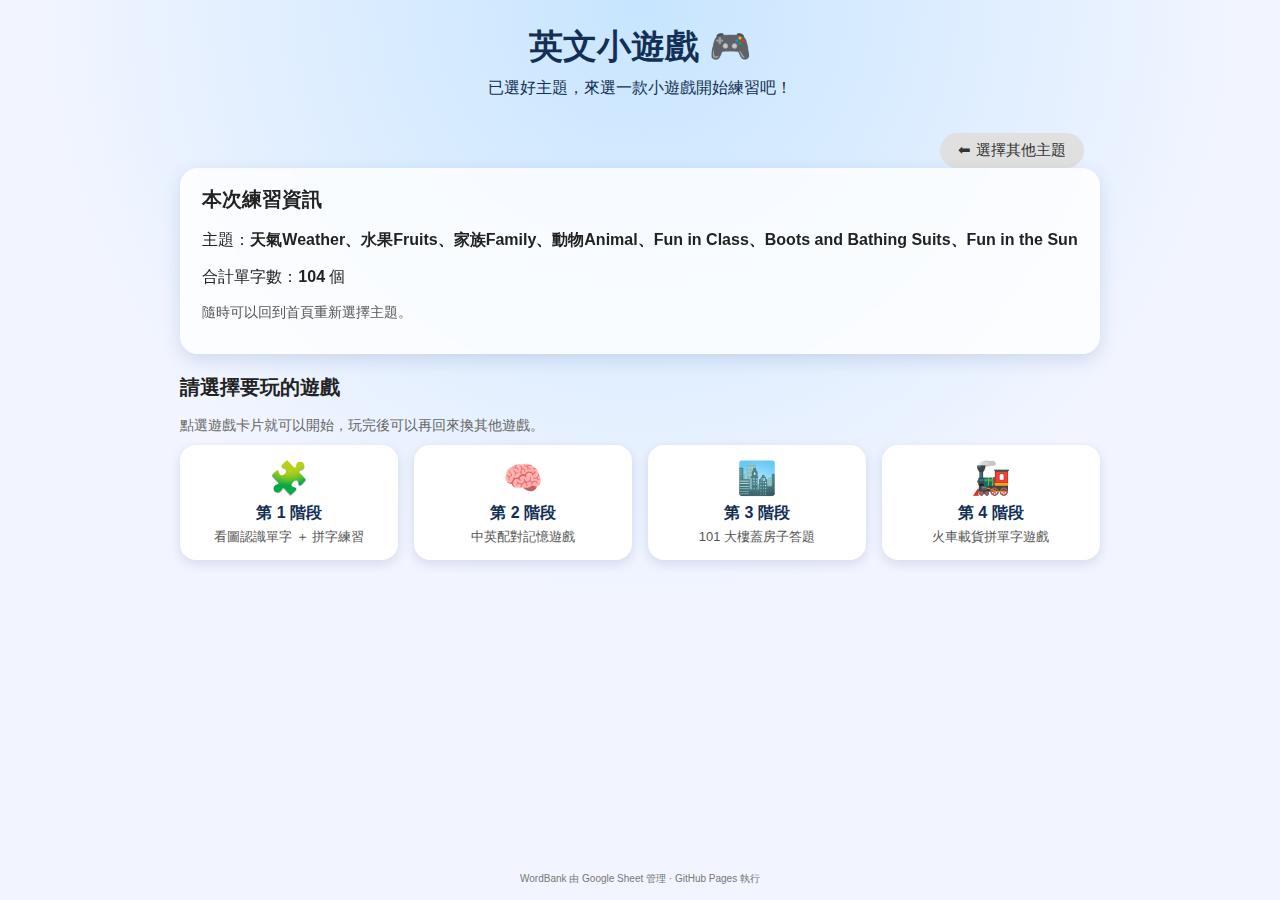
<file: game.html>
<!DOCTYPE html>
<html lang="zh-Hant">
<head>
  <meta charset="UTF-8">
  <title>英文小遊戲 - 選擇遊戲</title>
  <link rel="stylesheet" href="styles/style.css">
</head>
<body class="home-body">
  <header class="home-header">
    <h1>英文小遊戲 🎮</h1>
    <p class="home-subtitle">已選好主題，來選一款小遊戲開始練習吧！</p>
  </header>

  <main class="home-main">
    <!-- 這裡的列會跟中間內容一起置中 -->
    <div class="top-back-row">
      <button class="btn btn-secondary" onclick="window.location.href='index.html'">
        ⬅ 選擇其他主題
      </button>
    </div>

    <section class="home-intro-card">
      <h2>本次練習資訊</h2>
      <p>主題：<strong id="game-topics"></strong></p>
      <p>合計單字數：<strong id="game-word-count">0</strong> 個</p>
      <p class="home-tip">隨時可以回到首頁重新選擇主題。</p>
    </section>

    <section class="home-topic-section">
      <h2>請選擇要玩的遊戲</h2>
      <p class="home-topic-hint">點選遊戲卡片就可以開始，玩完後可以再回來換其他遊戲。</p>

      <div class="game-menu-grid">
        <a class="game-menu-card" href="stage1.html">
          <div class="game-menu-icon">🧩</div>
          <div class="game-menu-title">第 1 階段</div>
          <div class="game-menu-desc">看圖認識單字 ＋ 拼字練習</div>
        </a>

        <a class="game-menu-card" href="stage2.html">
          <div class="game-menu-icon">🧠</div>
          <div class="game-menu-title">第 2 階段</div>
          <div class="game-menu-desc">中英配對記憶遊戲</div>
        </a>

        <a class="game-menu-card" href="stage3.html">
          <div class="game-menu-icon">🏙️</div>
          <div class="game-menu-title">第 3 階段</div>
          <div class="game-menu-desc">101 大樓蓋房子答題</div>
        </a>

        <a class="game-menu-card" href="stage4.html">
          <div class="game-menu-icon">🚂</div>
          <div class="game-menu-title">第 4 階段</div>
          <div class="game-menu-desc">火車載貨拼單字遊戲</div>
        </a>
      </div>
    </section>
  </main>

  <footer class="home-footer">
    <small>WordBank 由 Google Sheet 管理 · GitHub Pages 執行</small>
  </footer>

  <script src="scripts/common.js"></script>
  <script src="scripts/game-home.js"></script>
</body>
</html>
</file>
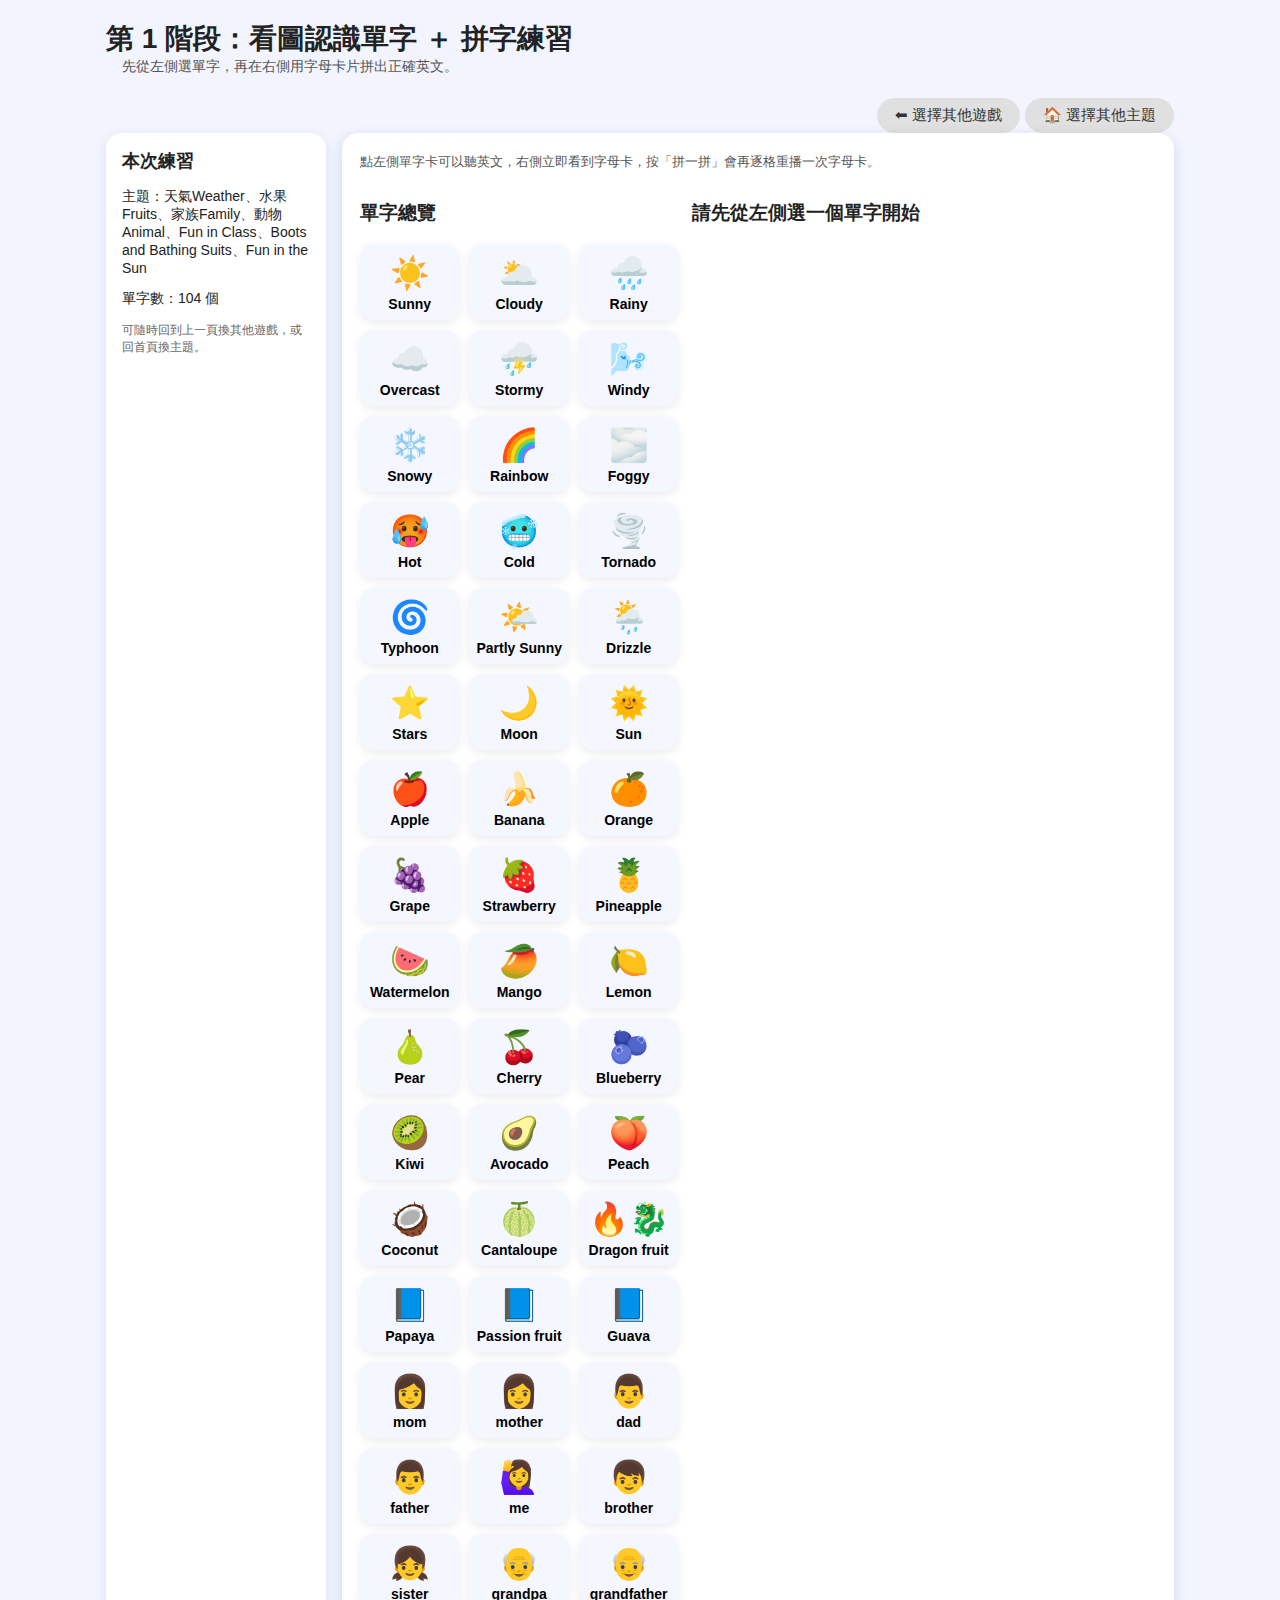
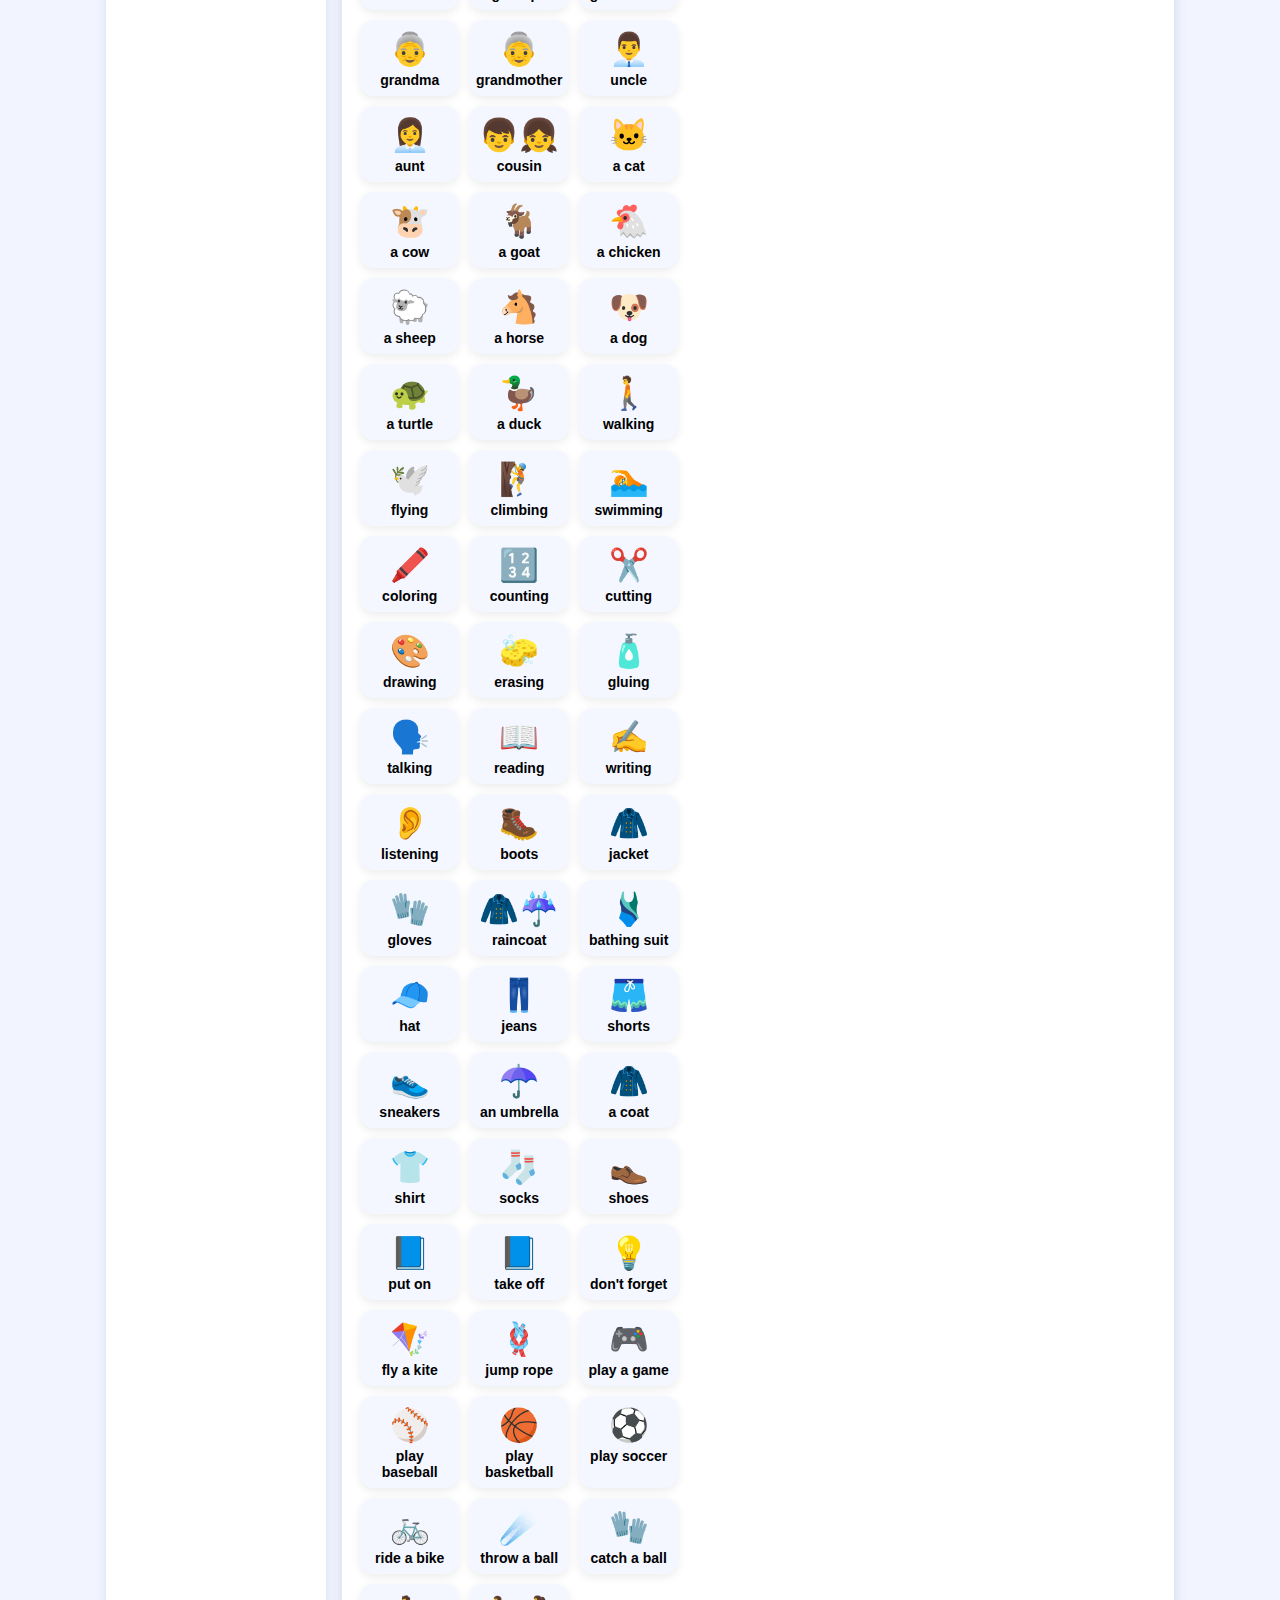
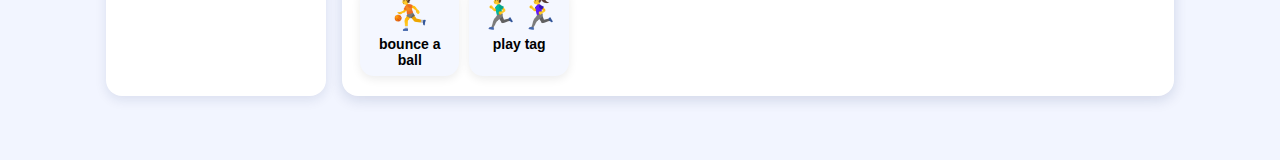
<file: stage1.html>
<!DOCTYPE html>
<html lang="zh-Hant">
<head>
  <meta charset="UTF-8">
  <title>第 1 階段 - 認識單字 & 拼字</title>
  <link rel="stylesheet" href="styles/style.css">
</head>
<body>
  <header class="game-header">
    <h1>第 1 階段：看圖認識單字 ＋ 拼字練習</h1>
    <p class="game-subtitle">先從左側選單字，再在右側用字母卡片拼出正確英文。</p>
  </header>

  <!-- 第三層：兩個按鈕 -->
  <div class="top-back-row">
    <button class="btn btn-secondary" onclick="window.location.href='game.html'">
      ⬅ 選擇其他遊戲
    </button>
    <button class="btn btn-secondary" onclick="window.location.href='index.html'">
      🏠 選擇其他主題
    </button>
  </div>

  <main class="game-main-wrapper">
    <!-- 左側：本次主題資訊 -->
    <aside class="game-sidebar">
      <h2>本次練習</h2>
      <p>主題：<span id="game-topics"></span></p>
      <p>單字數：<span id="game-word-count">0</span> 個</p>
      <p class="sidebar-tip">可隨時回到上一頁換其他遊戲，或回首頁換主題。</p>
    </aside>

    <!-- 右側：第一階段內容 -->
    <section class="game-main">
      <section class="stage-panel active">
        <p class="stage-note">點左側單字卡可以聽英文，右側立即看到字母卡，按「拼一拼」會再逐格重播一次字母卡。</p>

        <div class="stage1-layout">
          <!-- 單字總覽 -->
          <div class="stage1-list">
            <h3>單字總覽</h3>
            <div id="stage1-wordList" class="word-card-grid"></div>
          </div>

          <!-- 詳細區 + 拼字 -->
          <div class="stage1-detail">
            <h3 id="stage1-currentTitle">請先從左側選一個單字開始</h3>
            <div id="stage1-card" class="stage1-card hidden">
              <div class="stage1-main-info">
                <div id="stage1-img" class="stage1-img">❓</div>
                <div class="stage1-texts">
                  <div class="stage1-en" id="stage1-en"></div>
                  <div class="stage1-zh" id="stage1-zh"></div>
                  <div class="stage1-audio-buttons">
                    <button id="stage1-speak-en" class="btn btn-audio">英文 🔊</button>
                    <button id="stage1-speak-zh" class="btn btn-audio">中文 🔊</button>
                    <button id="stage1-start-spell" class="btn btn-primary btn-sm">拼一拼</button>
                  </div>
                </div>
              </div>

              <div class="stage1-spell-area">
                <div id="stage1-spell-display" class="stage1-spell-display"></div>
                <div id="stage1-letters" class="stage1-letters"></div>
                <div id="stage1-spell-feedback" class="stage-feedback"></div>
              </div>
            </div>
          </div>
        </div>
      </section>
    </section>
  </main>

  <script src="scripts/common.js"></script>
  <script src="scripts/stage1.js"></script>
</body>
</html>
</file>
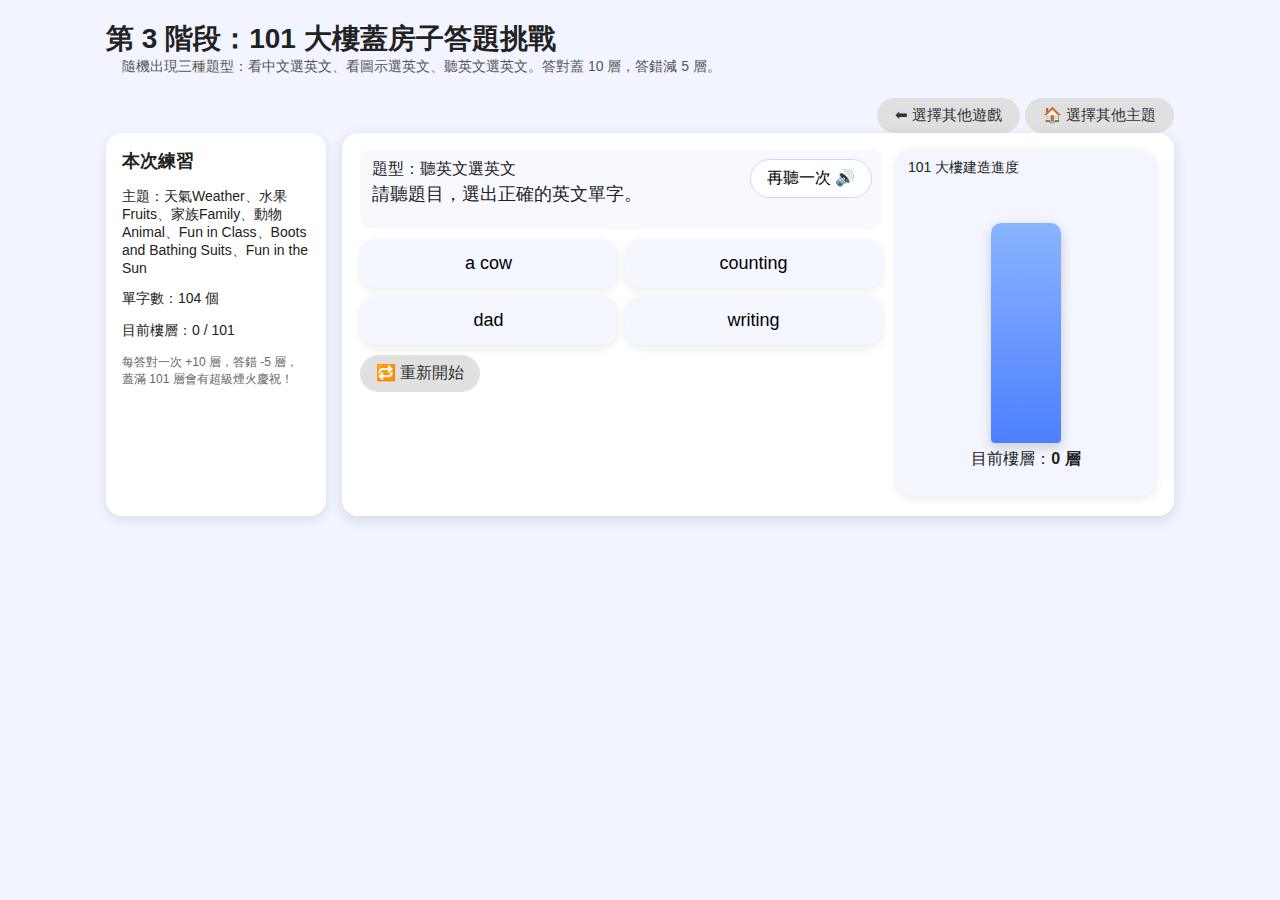
<file: stage3.html>
<!DOCTYPE html>
<html lang="zh-Hant">
<head>
  <meta charset="UTF-8">
  <title>第 3 階段 - 101 大樓蓋房子</title>
  <link rel="stylesheet" href="styles/style.css">
</head>
<body>
  <header class="game-header">
    <h1>第 3 階段：101 大樓蓋房子答題挑戰</h1>
    <p class="game-subtitle">
      隨機出現三種題型：看中文選英文、看圖示選英文、聽英文選英文。答對蓋 10 層，答錯減 5 層。
    </p>
  </header>

  <div class="top-back-row">
    <button class="btn btn-secondary" onclick="window.location.href='game.html'">
      ⬅ 選擇其他遊戲
    </button>
    <button class="btn btn-secondary" onclick="window.location.href='index.html'">
      🏠 選擇其他主題
    </button>
  </div>

  <main class="game-main-wrapper">
    <aside class="game-sidebar">
      <h2>本次練習</h2>
      <p>主題：<span id="game-topics"></span></p>
      <p>單字數：<span id="game-word-count">0</span> 個</p>
      <p>目前樓層：<span id="stage3-floor">0</span> / 101</p>
      <p class="sidebar-tip">每答對一次 +10 層，答錯 -5 層，蓋滿 101 層會有超級煙火慶祝！</p>
    </aside>

    <section class="game-main">
      <section class="stage-panel active">
        <div class="stage3-layout">
          <div class="stage3-left">
            <div class="stage3-question-box">
              <div id="stage3-question-type" class="stage3-question-type"></div>
              <div id="stage3-question-prompt" class="stage3-question-prompt"></div>
              <button
                id="stage3-repeat-question"
                class="btn btn-audio big-btn right-audio-btn"
                style="display:none;"
              >
                再聽一次 🔊
              </button>
            </div>

            <div id="stage3-options" class="stage3-options"></div>

            <div class="stage3-bottom-buttons">
              <!-- 改為隱藏的下一題按鈕，只做狀態顯示，不讓學生操作 -->
              <button id="stage3-next" class="btn btn-primary big-btn" style="display:none;">
                下一題 ➡
              </button>
              <button id="stage3-restart" class="btn btn-secondary big-btn">
                🔁 重新開始
              </button>
            </div>

            <p id="stage3-feedback" class="stage-feedback"></p>
          </div>

          <div class="stage3-right">
            <div class="building-panel">
              <div class="building-header">
                101 大樓建造進度
              </div>
              <div class="building-visual-wrapper">
                <div id="building-change" class="building-change">+10</div>
                <div id="building-great" class="building-great"></div>
                <div id="building-tower" class="building-tower"></div>
              </div>
              <p style="text-align:center;margin-top:6px;">
                目前樓層：<strong id="building-floor-text">0 層</strong>
              </p>
            </div>
          </div>
        </div>
      </section>
    </section>
  </main>

  <!-- 煙火效果：把 firework 變多（重複 f1~f5），看起來更熱鬧 -->
  <div id="fireworks-overlay" class="fireworks-overlay hidden">
    <div class="fireworks-content">
      <div id="fireworks-text" class="fireworks-text">恭喜完成！</div>
      <div class="fireworks-area">
        <div class="firework f1"></div>
        <div class="firework f2"></div>
        <div class="firework f3"></div>
        <div class="firework f4"></div>
        <div class="firework f5"></div>
        <div class="firework f1"></div>
        <div class="firework f2"></div>
        <div class="firework f3"></div>
        <div class="firework f4"></div>
        <div class="firework f5"></div>
        <div class="firework f1"></div>
        <div class="firework f2"></div>
        <div class="firework f3"></div>
        <div class="firework f4"></div>
        <div class="firework f5"></div>
      </div>
    </div>
  </div>

  <script src="scripts/common.js"></script>
  <script src="scripts/stage3.js"></script>
</body>
</html>
</file>
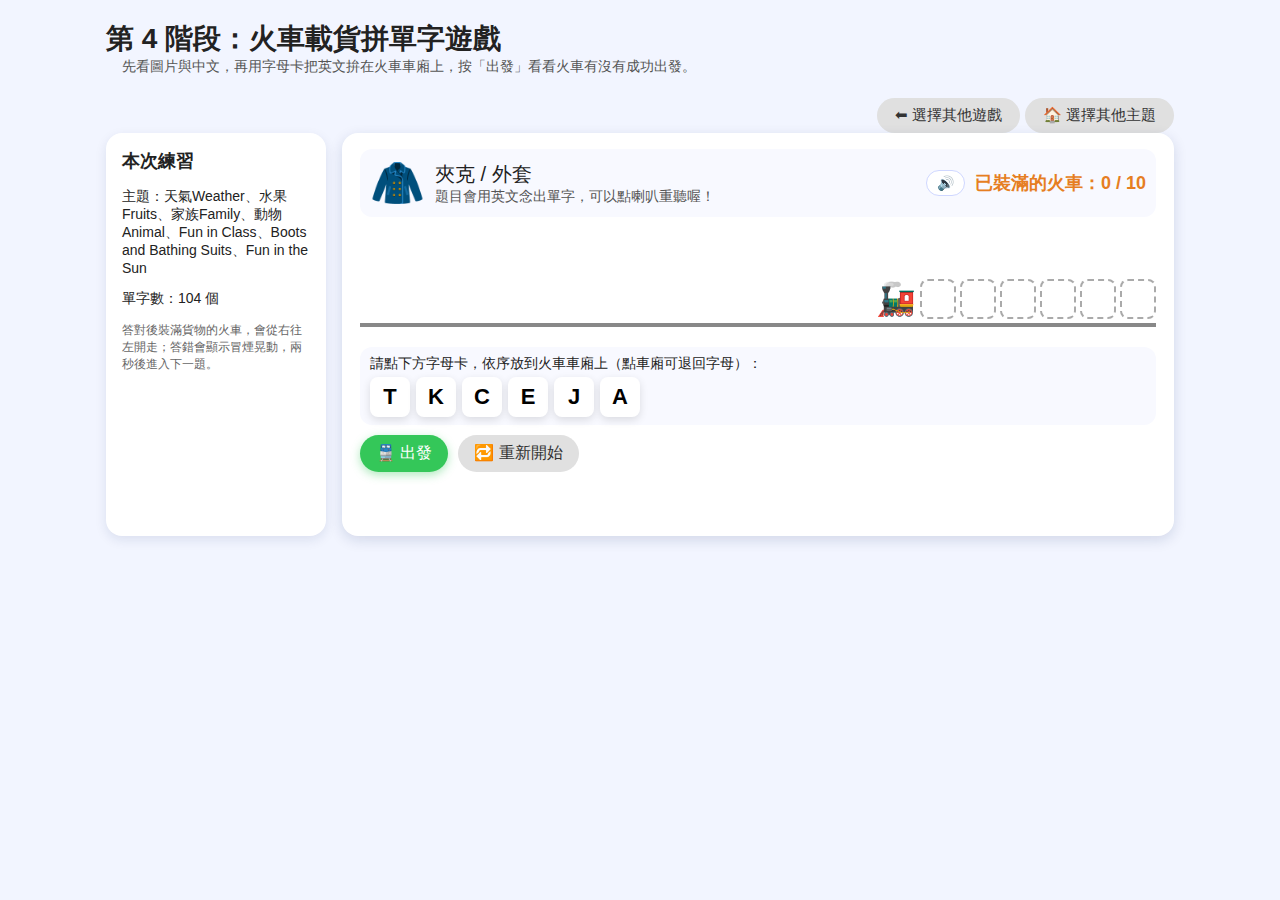
<file: stage4.html>
<!DOCTYPE html>
<html lang="zh-Hant">
<head>
  <meta charset="UTF-8">
  <title>第 4 階段 - 火車載貨拼單字遊戲</title>
  <link rel="stylesheet" href="styles/style.css">
</head>
<body>
  <header class="game-header">
    <h1>第 4 階段：火車載貨拼單字遊戲</h1>
    <p class="game-subtitle">
      先看圖片與中文，再用字母卡把英文拚在火車車廂上，按「出發」看看火車有沒有成功出發。
    </p>
  </header>

  <div class="top-back-row">
    <button class="btn btn-secondary" onclick="window.location.href='game.html'">
      ⬅ 選擇其他遊戲
    </button>
    <button class="btn btn-secondary" onclick="window.location.href='index.html'">
      🏠 選擇其他主題
    </button>
  </div>

  <main class="game-main-wrapper">
    <aside class="game-sidebar">
      <h2>本次練習</h2>
      <p>主題：<span id="game-topics"></span></p>
      <p>單字數：<span id="game-word-count">0</span> 個</p>
      <p class="sidebar-tip">
        答對後裝滿貨物的火車，會從右往左開走；答錯會顯示冒煙晃動，兩秒後進入下一題。
      </p>
    </aside>

    <section class="game-main">
      <section class="stage-panel active">
        <div class="stage4-layout">

          <!-- 🔊 上方題目區（已新增喇叭按鈕） -->
          <div class="stage4-top">
            <div id="stage4-img" class="stage4-img">❔</div>

            <div class="stage4-top-text">
              <div id="stage4-zh" class="stage4-zh">——</div>
              <div class="stage4-en-hint">題目會用英文念出單字，可以點喇叭重聽喔！</div>
            </div>

            <!-- 🔊 新增喇叭按鈕 -->
            <button id="stage4-speak-btn" class="btn-audio stage4-audio-btn">🔊</button>

            <div id="stage4-done-wrapper" class="stage4-done-display">
              已裝滿的火車：<span id="stage4-done">0</span> / 10
            </div>
          </div>

          <!-- 中間火車＋軌道區 -->
          <div class="stage4-middle">
            <div id="stage4-train-area" class="train-area">
              <div class="train-track"></div>
              <div id="stage4-train" class="train">
                <div class="train-head">🚂</div>
                <div id="stage4-train-cars" class="train-cars"></div>
              </div>
            </div>

            <div class="letter-pool-wrapper">
              <div class="letter-pool-label">
                請點下方字母卡，依序放到火車車廂上（點車廂可退回字母）：
              </div>
              <div id="stage4-letter-pool" class="letter-pool"></div>
            </div>
          </div>

          <!-- 下方按鈕 -->
          <div class="stage4-controls">
            <button id="stage4-start" class="btn btn-primary big-btn">🚆 出發</button>
            <button id="stage4-reset" class="btn btn-secondary big-btn">🔁 重新開始</button>
          </div>

          <p id="stage4-progress" class="stage4-progress"></p>
        </div>
      </section>
    </section>
  </main>

  <!-- 煙火效果 -->
  <div id="fireworks-overlay" class="fireworks-overlay hidden">
    <div class="fireworks-content">
      <div id="fireworks-text" class="fireworks-text">恭喜完成！</div>
      <div class="fireworks-area">
        <div class="firework f1"></div>
        <div class="firework f2"></div>
        <div class="firework f3"></div>
        <div class="firework f4"></div>
        <div class="firework f5"></div>
        <div class="firework f1"></div>
        <div class="firework f2"></div>
        <div class="firework f3"></div>
        <div class="firework f4"></div>
        <div class="firework f5"></div>
        <div class="firework f1"></div>
        <div class="firework f2"></div>
        <div class="firework f3"></div>
        <div class="firework f4"></div>
        <div class="firework f5"></div>
      </div>
    </div>
  </div>

  <script src="scripts/common.js"></script>
  <script src="scripts/stage4.js"></script>
</body>
</html>
</file>
<file: styles/style.css>
/* 全站基底樣式 */
* {
  box-sizing: border-box;
}

body {
  font-family: -apple-system, BlinkMacSystemFont, "Segoe UI", sans-serif;
  margin: 0;
  padding: 0;
  background: #f2f5ff;
  color: #222;
}

/* -------- 首頁樣式（第一層：主題選擇） -------- */

.home-body {
  min-height: 100vh;
  display: flex;
  flex-direction: column;
  background: radial-gradient(circle at top, #c7e5ff 0, #f2f5ff 55%);
}

.home-header {
  padding: 24px 20px 12px;
  text-align: center;
  color: #123055;
}

.home-header h1 {
  margin: 0;
  font-size: 34px;
}

.home-subtitle {
  margin: 8px 0 0;
  font-size: 16px;
}

.home-main {
  flex: 1;
  max-width: 960px;
  margin: 0 auto;
  padding: 16px 16px 36px;
}

/* 遊戲說明卡片 */
.home-intro-card {
  background: #ffffffcc;
  border-radius: 18px;
  padding: 18px 22px;
  box-shadow: 0 6px 18px rgba(24, 61, 120, 0.14);
  margin-bottom: 20px;
  backdrop-filter: blur(4px);
}

.home-intro-card h2 {
  margin-top: 0;
  font-size: 20px;
}

.home-intro-card ul {
  margin: 8px 0 8px 22px;
  padding-left: 0;
}

.home-intro-card li {
  margin-bottom: 4px;
}

.home-tip {
  margin-top: 6px;
  font-size: 14px;
  color: #555;
}

/* 主題選擇區 */
.home-topic-section h2 {
  margin-top: 0;
  font-size: 20px;
}

.home-topic-hint {
  font-size: 14px;
  color: #666;
  margin-bottom: 10px;
}

/* 主題卡片區：一個個大方框 */
.topic-grid {
  display: grid;
  grid-template-columns: repeat(auto-fit, minmax(170px, 1fr));
  gap: 14px;
  margin-bottom: 14px;
}

.topic-card {
  background: #ffffff;
  border-radius: 18px;
  padding: 14px 14px 12px;
  box-shadow: 0 6px 14px rgba(37, 63, 117, 0.16);
  cursor: pointer;
  border: 2px solid transparent;
  display: flex;
  align-items: center;
  gap: 10px;
  transition:
    transform 0.12s ease,
    box-shadow 0.12s ease,
    border-color 0.12s ease,
    background-color 0.12s ease;
}

.topic-card:hover {
  transform: translateY(-2px);
  box-shadow: 0 9px 20px rgba(37, 63, 117, 0.22);
}

.topic-card.selected {
  border-color: #34c759;
  background: linear-gradient(135deg, #e8ffe9, #f3fff5);
}

.topic-emoji {
  font-size: 34px;
  flex-shrink: 0;
}

.topic-info {
  flex: 1;
}

.topic-title {
  font-weight: 600;
  margin-bottom: 4px;
  font-size: 16px;
}

.topic-count {
  font-size: 13px;
  color: #555;
}

.topic-selected-tag {
  display: none;
  margin-top: 4px;
  font-size: 12px;
  color: #1b7a33;
}

.topic-card.selected .topic-selected-tag {
  display: inline-block;
}

/* 按鈕共用樣式 */
.btn {
  border-radius: 999px;
  border: none;
  padding: 8px 18px;
  font-size: 15px;
  cursor: pointer;
  transition:
    transform 0.08s ease,
    box-shadow 0.08s ease,
    opacity 0.08s ease,
    background-color 0.12s ease;
}

.btn:disabled {
  opacity: 0.4;
  cursor: not-allowed;
}

.btn-primary {
  background: #34c759;
  color: #ffffff;
  box-shadow: 0 3px 10px rgba(52, 199, 89, 0.4);
}

.btn-primary:hover:not(:disabled) {
  background: #2fb151;
  transform: translateY(-1px);
  box-shadow: 0 4px 14px rgba(52, 199, 89, 0.5);
}

.btn-secondary {
  background: #e0e0e0;
  color: #333;
}

.btn-secondary:hover:not(:disabled) {
  background: #d0d0d0;
  transform: translateY(-1px);
}

.home-footer {
  text-align: center;
  font-size: 12px;
  color: #777;
  padding: 10px 0 14px;
}

/* -------- 一般 main 頁面（舊 game.html） -------- */

header h1 {
  margin: 16px;
}

main {
  max-width: 900px;
  margin: 0 auto;
  padding: 0 16px 32px;
}

.game-intro {
  background: #ffffff;
  border-radius: 18px;
  padding: 20px 24px;
  box-shadow: 0 5px 18px rgba(15, 35, 95, 0.12);
}

.game-intro h2 {
  margin-top: 0;
}

.game-intro-note {
  font-size: 14px;
  color: #666;
}

.game-intro a {
  color: #0066cc;
}

/* -------- 遊戲主畫面基底（第二層 & 第三層共用） -------- */

.game-header {
  padding-top: 20px;
  padding-bottom: 6px;
  max-width: 1100px;
  margin: 0 auto;
  padding-left: 16px;
  padding-right: 16px;
}

.game-header h1 {
  margin: 0;
  font-size: 28px;
}

.game-subtitle {
  max-width: 1100px;
  margin: 0 auto 10px;
  padding: 0 16px;
  font-size: 14px;
  color: #555;
}

/* Game 主框架（第三層遊戲頁會用到） */
.game-main-wrapper {
  max-width: 1100px;
  margin: 0 auto 40px;
  padding: 0 16px 24px;
  display: flex;
  gap: 16px;
}

.game-sidebar {
  width: 220px;
  background: #ffffff;
  border-radius: 16px;
  padding: 16px 16px 18px;
  box-shadow: 0 4px 12px rgba(15, 35, 95, 0.1);
  font-size: 14px;
}

.game-sidebar h2 {
  margin-top: 0;
  font-size: 18px;
}

.sidebar-tip {
  font-size: 12px;
  color: #666;
  margin-top: 8px;
}

.sidebar-back-btn {
  display: inline-block;
  margin-top: 10px;
  text-decoration: none;
  text-align: center;
}

.game-main {
  flex: 1;
}

/* 第二層 & 第三層：上方「選擇其他主題 / 遊戲」按鈕列 */
.top-back-row {
  max-width: 1100px;
  margin: 6px auto 0;
  padding: 0 16px;
  text-align: right;
}

/* -------- 第二層 Game 首頁：本次練習資訊 + 四款遊戲選單 -------- */

/* 第二層 main 容器（game.html） */
.game-home-main {
  max-width: 960px;
  margin: 0 auto 40px;
  padding: 0 16px 32px;
}

/* 「本次練習資訊」卡片：整個內容區塊等寬 */
.game-home-info-card {
  width: 100%;
  max-width: 100%;
  margin: 0 auto 24px;
}

/* 選遊戲的 section */
.game-home-games-section {
  margin-top: 12px;
}

/* 四個遊戲卡片容器：預設至少 2 欄，避免一行只有 1 個 */
.game-menu-grid {
  display: grid;
  gap: 16px;
  margin-top: 10px;
  grid-template-columns: repeat(2, minmax(140px, 1fr));
}

/* 寬一點時，改成 1 行 4 個 */
@media (min-width: 900px) {
  .game-menu-grid {
    grid-template-columns: repeat(4, minmax(0, 1fr));
  }
}

.game-menu-card {
  display: flex;
  flex-direction: column;
  align-items: center;
  text-decoration: none;
  background: #ffffff;
  border-radius: 16px;
  padding: 14px 10px;
  box-shadow: 0 4px 12px rgba(15, 35, 95, 0.12);
  color: #123055;
  transition: transform 0.1s ease, box-shadow 0.1s ease;
}

.game-menu-card:hover {
  transform: translateY(-2px);
  box-shadow: 0 6px 18px rgba(15, 35, 95, 0.18);
}

.game-menu-icon {
  font-size: 32px;
  margin-bottom: 6px;
}

.game-menu-title {
  font-weight: 700;
  font-size: 16px;
  margin-bottom: 4px;
}

.game-menu-desc {
  font-size: 13px;
  color: #555;
}

/* -------- 共用：階段面板 -------- */

.stage-tabs {
  display: flex;
  flex-wrap: wrap;
  gap: 6px;
  margin-bottom: 10px;
}

.stage-tab-button {
  flex: 1 1 auto;
  min-width: 160px;
  border-radius: 999px;
  border: none;
  padding: 8px 10px;
  font-size: 14px;
  cursor: pointer;
  background: #e1e8ff;
  color: #234;
  transition: background-color 0.12s ease, transform 0.08s ease;
}

.stage-tab-button.active {
  background: #4e7fff;
  color: #fff;
  transform: translateY(-1px);
}

.stage-panel {
  display: none;
  background: #ffffff;
  border-radius: 16px;
  padding: 16px 18px 20px;
  box-shadow: 0 4px 14px rgba(15, 35, 95, 0.14);
}

.stage-panel.active {
  display: block;
}

.stage-header-line {
  display: flex;
  justify-content: space-between;
  align-items: center;
  margin-bottom: 8px;
}

.stage-header-line h2 {
  margin: 0;
  font-size: 18px;
}

.stage-note {
  font-size: 13px;
  color: #555;
  margin-top: 4px;
  margin-bottom: 10px;
}

.stage-status {
  font-size: 14px;
  margin-bottom: 8px;
}

/* 共同小提醒文字顏色 */
.stage-feedback {
  margin-top: 8px;
  font-size: 14px;
}

.stage-feedback.ok {
  color: #1b7a33;
}

.stage-feedback.error {
  color: #c0392b;
}

/* -------- 第 1 階段 -------- */

.stage1-layout {
  display: flex;
  gap: 14px;
}

.stage1-list {
  flex: 0 0 40%;
  max-width: 40%;
}

.stage1-detail {
  flex: 1;
}

.word-card-grid {
  display: grid;
  grid-template-columns: repeat(3, minmax(0, 1fr));
  gap: 10px;
}

.word-card {
  background: #f4f7ff;
  border-radius: 14px;
  border: none;
  padding: 10px 6px 8px;
  cursor: pointer;
  display: flex;
  flex-direction: column;
  align-items: center;
  gap: 4px;
  box-shadow: 0 3px 10px rgba(0, 0, 0, 0.08);
  transition: transform 0.08s ease, box-shadow 0.08s ease;
  font-size: 14px;
}

.word-card:hover {
  transform: translateY(-2px);
  box-shadow: 0 5px 14px rgba(0, 0, 0, 0.12);
}

.word-card-img span {
  font-size: 32px;
}

.word-card-img img {
  max-width: 50px;
  max-height: 50px;
}

.word-card-en {
  font-weight: 600;
}

/* 右側單字卡 */
.stage1-card {
  margin-top: 6px;
  border-radius: 16px;
  background: #f8f9ff;
  padding: 12px 14px 14px;
}

.stage1-card.hidden {
  display: none;
}

.stage1-main-info {
  display: flex;
  gap: 10px;
  align-items: center;
}

.stage1-img span {
  font-size: 60px;
}

.stage1-img img {
  max-width: 80px;
  max-height: 80px;
}

.stage1-en {
  font-size: 24px;
  font-weight: 700;
}

.stage1-zh {
  font-size: 16px;
  margin-top: 2px;
}

.stage1-audio-buttons {
  margin-top: 6px;
  display: flex;
  gap: 8px;
}

.btn-audio {
  background: #fff;
  border-radius: 999px;
  border: 1px solid #cfd7ff;
  padding: 4px 10px;
  font-size: 14px;
}

.btn-sm {
  font-size: 14px;
  padding: 4px 12px;
}

.stage1-spell-area {
  margin-top: 10px;
}

.stage1-spell-display {
  margin-top: 6px;
  min-height: 24px;
  font-size: 20px;
  font-weight: 600;
}

.stage1-letters {
  margin-top: 8px;
  display: flex;
  flex-wrap: wrap;
  gap: 6px;
}

.letter-tile {
  min-width: 36px;
  min-height: 36px;
  border-radius: 8px;
  border: none;
  background: #ffffff;
  box-shadow: 0 3px 8px rgba(0, 0, 0, 0.12);
  font-size: 20px;
  font-weight: 700;
  cursor: pointer;
}

.letter-tile.used {
  opacity: 0.4;
}

/* -------- 第 2 階段：配對 -------- */

.btn-orange {
  background: #ff9f43;
  color: #fff;
}

.btn-orange:hover {
  background: #ff8f21;
}

.match-grid {
  display: flex;
  flex-wrap: wrap;
  gap: 8px;
}

.match-card {
  flex: 0 0 calc(33.33% - 6px);
  border-radius: 14px;
  border: none;
  background: #fdfdfd;
  box-shadow: 0 3px 10px rgba(0, 0, 0, 0.08);
  padding: 10px 8px;
  cursor: pointer;
  text-align: left;
  font-size: 14px;
}

.match-card-inner {
  display: flex;
  align-items: center;
  gap: 6px;
}

.match-card-zh {
  background: #fff6e6;
}

.match-card-en {
  background: #e9f4ff;
}

.match-card.selected {
  outline: 2px solid #4e7fff;
}

.match-card.matched {
  opacity: 0.3;
}

/* -------- 第 3 階段：101 大樓 -------- */

.stage3-layout {
  display: flex;
  gap: 14px;
}

.stage3-left {
  flex: 1;
}

.stage3-right {
  width: 260px;
}

.stage3-question-box {
  border-radius: 12px;
  background: #f8f9ff;
  padding: 10px 12px;
  position: relative;
  min-height: 80px;
}

.stage3-question-text {
  font-size: 18px;
  font-weight: 600;
  margin-bottom: 4px;
}

.stage3-question-prompt {
  margin-top: 2px;
  font-size: 18px;
}

.question-zh {
  font-size: 22px;
}

.question-img span {
  font-size: 44px;
}

.question-img img {
  max-width: 70px;
  max-height: 70px;
}

.question-listen {
  font-size: 16px;
}

.right-audio-btn {
  position: absolute;
  top: 10px;
  right: 10px;
}

.stage3-options {
  margin-top: 10px;
  display: grid;
  grid-template-columns: repeat(2, minmax(0, 1fr));
  gap: 8px;
}

.stage3-option-card {
  border-radius: 16px;
  border: none;
  background: #f4f7ff;
  padding: 14px 10px;
  font-size: 18px;
  cursor: pointer;
  box-shadow: 0 3px 10px rgba(0, 0, 0, 0.08);
}

.stage3-bottom-buttons {
  margin-top: 10px;
  display: flex;
  gap: 8px;
}

.big-btn {
  padding: 8px 16px;
  font-size: 16px;
}

.building-panel {
  background: #f3f6ff;
  border-radius: 16px;
  padding: 10px 12px;
  box-shadow: 0 3px 10px rgba(0, 0, 0, 0.08);
}

.building-header {
  font-size: 14px;
  margin-bottom: 6px;
}

.building-visual-wrapper {
  position: relative;
  height: 260px;
  display: flex;
  align-items: flex-end;
  justify-content: center;
}

.building-tower {
  width: 70px;
  border-radius: 10px 10px 4px 4px;
  background: linear-gradient(to top, #4e7fff, #89b4ff);
  padding: 4px 2px 2px;
  display: flex;
  flex-direction: column-reverse;
  gap: 2px;
  box-shadow: 0 4px 12px rgba(0, 0, 0, 0.18);
  height: 220px;
  overflow: hidden;
}

.building-block {
  border-radius: 2px;
  background: rgba(255, 255, 255, 0.9);
  flex: 1 0 auto;
}

.building-change {
  position: absolute;
  top: 16px;
  right: 12px;
  font-size: 18px;
  font-weight: 700;
  color: #2ecc71;
  opacity: 0;
  transform: translateY(10px);
  transition: opacity 0.2s ease, transform 0.2s ease;
}

.building-change.show {
  opacity: 1;
  transform: translateY(0);
}

.building-great {
  position: absolute;
  bottom: 12px;
  right: 10px;
  font-size: 16px;
  color: #fffbea;
  text-shadow: 0 0 4px rgba(0, 0, 0, 0.6);
}

/* -------- 第 4 階段：火車載貨 -------- */

.stage4-layout {
  display: flex;
  flex-direction: column;
  gap: 10px;
}

.stage4-top {
  display: flex;
  align-items: center;
  gap: 10px;
  background: #f8f9ff;
  padding: 8px 10px;
  border-radius: 12px;
}

.stage4-img span {
  font-size: 44px;
}

.stage4-img img {
  max-width: 70px;
  max-height: 70px;
}

.stage4-zh {
  font-size: 20px;
}

.stage4-en-hint {
  font-size: 14px;
  color: #555;
}

.stage4-top-text {
  flex: 1;
}

/* 題目右側的「已裝滿火車」顯示 */
.stage4-done-display {
  font-size: 18px;
  font-weight: 700;
  color: #e67e22;
}

.stage4-middle {
  display: flex;
  flex-direction: column;
  gap: 10px;
}

.train-area {
  position: relative;
  height: 110px;
  overflow: hidden;
}

.train-track {
  position: absolute;
  bottom: 10px;
  left: 0;
  right: 0;
  height: 4px;
  background: #888;
}

.train {
  position: absolute;
  bottom: 18px;
  right: 0;
  display: flex;
  align-items: center;
  gap: 4px;
  transition: transform 0.8s ease;
}

.train-head {
  font-size: 32px;
}

.train-cars {
  display: flex;
  gap: 4px;
}

.letter-slot {
  min-width: 36px;
  min-height: 40px;
  border-radius: 8px;
  border: 2px dashed #aaa;
  background: #fff;
  font-size: 22px;
  font-weight: 700;
  display: flex;
  align-items: center;
  justify-content: center;
  cursor: pointer;
}

.letter-pool-wrapper {
  background: #f8f9ff;
  border-radius: 12px;
  padding: 8px 10px;
}

.letter-pool-label {
  font-size: 14px;
  margin-bottom: 4px;
}

.letter-pool {
  display: flex;
  flex-wrap: wrap;
  gap: 6px;
}

.big-letter {
  min-width: 40px;
  min-height: 40px;
  font-size: 22px;
}

/* 火車動畫 */
/* 正常出發：從目前位置一路開到左邊外面（實際距離由 JS 控制） */
.train-move {
  transform: translateX(-120%);
}

/* 答錯時閃一下 */
.train-flash {
  animation: trainFlash 0.4s ease-in-out 2;
}

@keyframes trainFlash {
  0% {
    opacity: 1;
  }
  50% {
    opacity: 0.2;
  }
  100% {
    opacity: 1;
  }
}

.stage4-controls {
  display: flex;
  gap: 10px;
  margin-bottom: 6px;
}

.stage4-progress {
  font-size: 14px;
}

/* -------- 煙火效果（共用） -------- */

.fireworks-overlay {
  position: fixed;
  inset: 0;
  background: rgba(0, 0, 0, 0.55);
  display: flex;
  align-items: center;
  justify-content: center;
  z-index: 999;
}

.fireworks-overlay.hidden {
  display: none;
}

.fireworks-content {
  text-align: center;
  color: #fff;
}

.fireworks-text {
  font-size: 28px;
  margin-bottom: 12px;
}

.fireworks-area {
  position: relative;
  width: 260px;
  height: 200px;
}

.firework {
  position: absolute;
  width: 6px;
  height: 6px;
  border-radius: 50%;
  background: #ffe066;
  animation: explode 1.3s ease-out infinite;
}

.firework.f1 {
  top: 50%;
  left: 50%;
}

.firework.f2 {
  top: 30%;
  left: 20%;
  animation-delay: 0.2s;
  background: #ff7675;
}

.firework.f3 {
  top: 25%;
  left: 70%;
  animation-delay: 0.4s;
  background: #74b9ff;
}

.firework.f4 {
  top: 70%;
  left: 30%;
  animation-delay: 0.1s;
  background: #55efc4;
}

.firework.f5 {
  top: 65%;
  left: 75%;
  animation-delay: 0.3s;
  background: #fd79a8;
}

@keyframes explode {
  0% {
    transform: translate(0, 0) scale(1);
    opacity: 1;
  }
  70% {
    transform: translate(-40px, -60px) scale(2);
    opacity: 0.9;
  }
  100% {
    transform: translate(40px, 60px) scale(0);
    opacity: 0;
  }
}

/* -------- RWD 大致調整 -------- */

/* iPad / 小螢幕 notebook 調整 */
@media (max-width: 900px) {
  .home-main {
    max-width: 100%;
  }

  .game-main-wrapper {
    flex-direction: column;
  }

  .game-sidebar {
    width: 100%;
  }

  .stage1-layout,
  .stage3-layout {
    flex-direction: column;
  }

  .stage3-right {
    width: 100%;
  }
}

/* 手機調整：字體放大、留白收窄、卡片變大一點 */
@media (max-width: 768px) {
  .home-header h1 {
    font-size: 28px;
  }

  .home-subtitle {
    font-size: 14px;
  }

  .home-main {
    padding: 12px 12px 24px;
  }

  .home-intro-card {
    padding: 14px 16px;
  }

  .topic-card {
    padding: 12px 12px;
  }

  .topic-title {
    font-size: 15px;
  }

  .game-header {
    padding-top: 16px;
  }

  .game-header h1 {
    font-size: 24px;
  }

  .game-subtitle {
    font-size: 13px;
  }

  .game-home-main {
    padding: 0 12px 28px;
  }

  .game-sidebar {
    font-size: 13px;
  }

  .stage1-en {
    font-size: 22px;
  }

  .stage1-zh {
    font-size: 15px;
  }

  .word-card-grid {
    grid-template-columns: repeat(2, minmax(0, 1fr));
  }

  .match-card {
    flex: 0 0 calc(50% - 6px);
    font-size: 15px;
  }

  .stage3-question-text,
  .stage3-question-prompt {
    font-size: 16px;
  }

  .stage3-option-card {
    font-size: 16px;
    padding: 12px 8px;
  }

  .stage4-zh {
    font-size: 18px;
  }

  .stage4-en-hint {
    font-size: 13px;
  }
}

/* 非常窄的小手機，主題 & 遊戲卡片維持兩欄 */
@media (max-width: 420px) {
  .topic-grid {
    grid-template-columns: repeat(2, minmax(140px, 1fr));
  }

  .game-menu-grid {
    grid-template-columns: repeat(2, minmax(140px, 1fr));
  }
}
</file>
